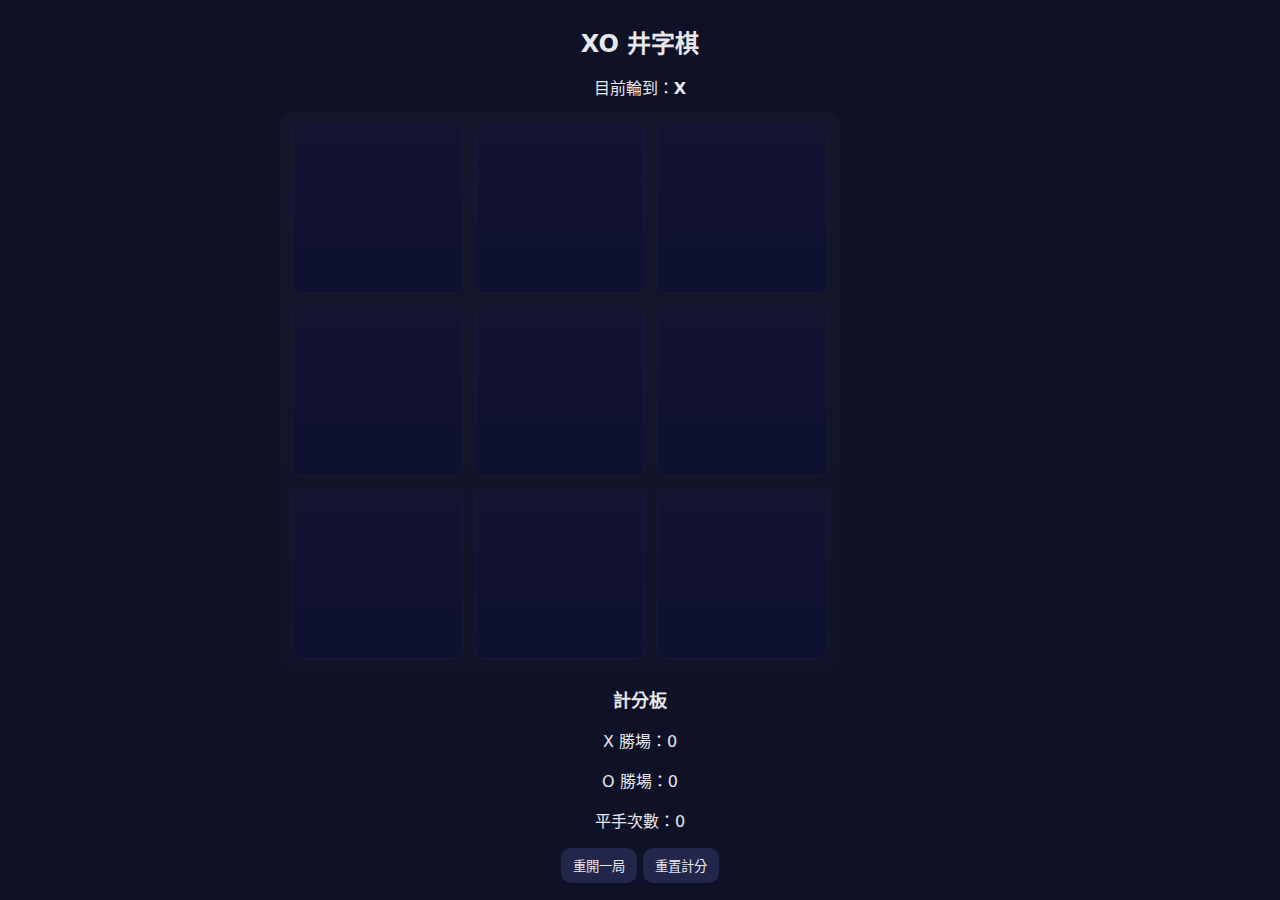
<file: 1132930-HW8.html>
<!DOCTYPE html>
<html lang="zh-TW">
    <head>
        <meta charset="utf-8" />
        <meta name="viewport" content="width=device-width, initial-scale=1" />
        <title>XO 井字棋 — 雙人對戰</title>
        <link rel="stylesheet" href="style.css">
    </head>
    <body>
        <main class="container">
            <h1>XO 井字棋</h1>
            <div class="status">
                <span>目前輪到：<strong id="turn">X</strong></span>
                <span id="state"></span>
            </div>
            <section id="board" class="board" aria-label="井字棋棋盤">
                <button class="cell" data-idx="0" ></button>
                <button class="cell" data-idx="1" ></button>
                <button class="cell" data-idx="2" ></button>
                <button class="cell" data-idx="3" ></button>
                <button class="cell" data-idx="4" ></button>
                <button class="cell" data-idx="5" ></button>
                <button class="cell" data-idx="6" ></button>
                <button class="cell" data-idx="7" ></button>
                <button class="cell" data-idx="8" ></button>
            </section>
            <!-- 計分板 -->
            <div class="scoreboard">
                <h2>計分板</h2>
                <p>X 勝場：<span id="score-x">0</span></p>
                <p>O 勝場：<span id="score-o">0</span></p>
                <p>平手次數：<span id="score-draw">0</span></p>
            </div>
                <!-- 控制按鈕 -->
                <div class="controls">
                <button id="reset">重開一局</button>
                <button id="reset-all">重置計分</button>
            </div>
        </main>
        <script src="script.js" defer></script>
     </body>
</html>
</file>
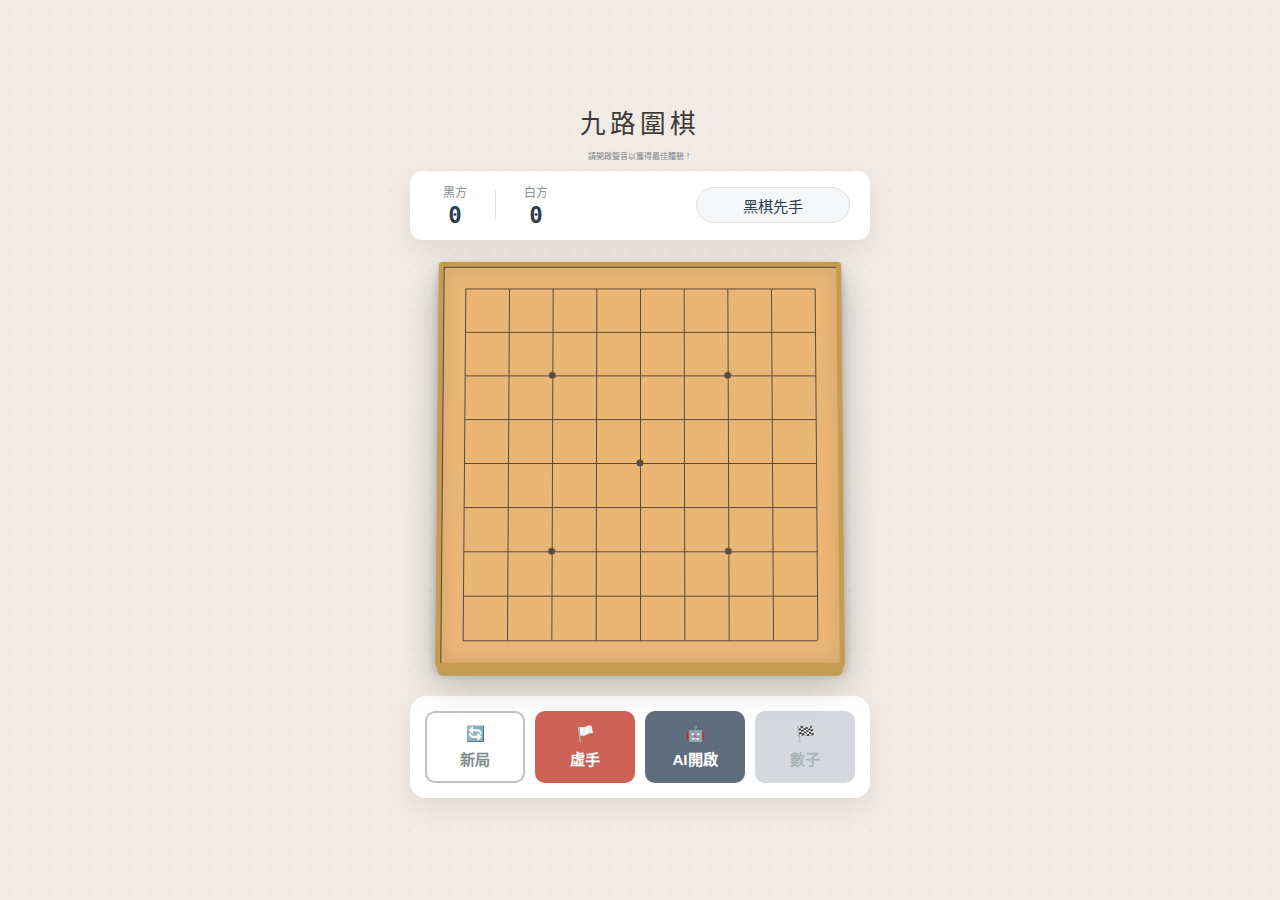
<file: 1132930FIN.html>
<!DOCTYPE html>
<html lang="zh-TW">
<head>
    <meta charset="UTF-8">
    <meta name="viewport" content="width=device-width, initial-scale=1.0, maximum-scale=1.0, user-scalable=no">
    <title>1132930 -FinalTerm</title>
    <style>
        :root {
            /* 配色系統：日式禪意 */
            --bg-color: #f0ebe5; /* 榻榻米米色 */
            --board-top: #eab676; /* 榧木色 */
            --board-side: #c59b50; /* 棋盤側面陰影 */
            --grid-line: #59493f; /* 深褐色線條 */
            --text-main: #2c3e50;
            --text-sub: #7f8c8d;
            
            --panel-bg: #ffffff;
            --shadow-soft: 0 10px 25px rgba(100, 90, 80, 0.1);
            --shadow-hard: 0 5px 15px rgba(0,0,0,0.2);

            --accent-primary: #5d6d7e; /* 沉穩藍灰 */
            --accent-success: #52be80; /* 竹綠 */
            --accent-warn: #cd6155;    /* 硃砂紅 */
            
            --cell-size: min(44px, 9.5vw); /* 棋格稍微加大 */
            --stone-size: calc(var(--cell-size) * 0.94);
        }

        body {
            font-family: "PingFang TC", "Noto Sans TC", "Microsoft JhengHei", sans-serif;
            background-color: var(--bg-color);
            background-image: radial-gradient(#e6e0d8 10%, transparent 10%); /* 隱約的背景紋理 */
            background-size: 20px 20px;
            display: flex;
            flex-direction: column;
            justify-content: center;
            align-items: center;
            min-height: 100vh;
            margin: 0;
            color: var(--text-main);
            overflow: hidden;
            -webkit-tap-highlight-color: transparent;
        }

        body.thinking { cursor: wait; }

        .game-container {
            display: flex;
            flex-direction: column;
            align-items: center;
            gap: 20px;
            width: 100%;
            max-width: 480px;
            padding: 10px;
            box-sizing: border-box;
        }

        /* --- 頭部與狀態區 --- */
        header { 
            text-align: center; 
            width: 100%; 
            display: flex;
            flex-direction: column;
            align-items: center;
            gap: 10px;
        }

        h1 { 
            margin: 0; 
            font-size: 1.6rem; 
            font-weight: 500; 
            letter-spacing: 4px; 
            color: #3e3a36;
            font-family: "Kaiti TC", "楷體", serif; /* 嘗試使用楷體增添風味 */
        }

        .info-card {
            background: var(--panel-bg);
            padding: 12px 20px;
            border-radius: 12px;
            box-shadow: var(--shadow-soft);
            display: flex;
            justify-content: space-between;
            align-items: center;
            width: 100%;
            box-sizing: border-box;
        }

        .score-group {
            display: flex;
            align-items: center;
            gap: 15px;
        }

        .player-score {
            display: flex;
            flex-direction: column;
            align-items: center;
            min-width: 50px;
        }
        .score-label { font-size: 0.75rem; color: var(--text-sub); margin-bottom: 2px;}
        .score-num { font-size: 1.4rem; font-weight: 700; font-family: monospace; color: var(--text-main); }
        
        .status-badge {
            background: #f4f6f7;
            padding: 6px 16px;
            border-radius: 20px;
            font-size: 0.95rem;
            color: var(--text-main);
            font-weight: 500;
            border: 1px solid #e0e0e0;
            transition: all 0.3s;
            text-align: center;
            min-width: 120px;
        }
        .status-badge.calculating {
            background: #e8f8f5; color: #16a085; border-color: #16a085;
            animation: pulse-green 1.5s infinite;
        }

        /* --- 棋盤區 --- */
        .board-container {
            position: relative;
            padding: 5px; /* 邊框 */
            background: var(--board-side);
            border-radius: 4px;
            /* 3D 效果 */
            box-shadow: 
                0 15px 35px rgba(0,0,0,0.25), /* 遠陰影 */
                0 5px 10px rgba(0,0,0,0.2);   /* 近陰影 */
            transform: perspective(800px) rotateX(2deg); /* 微微傾斜增加立體感 */
            margin-bottom: 10px;
        }

        #board {
            display: grid;
            grid-template-columns: repeat(9, var(--cell-size));
            grid-template-rows: repeat(9, var(--cell-size));
            background-color: var(--board-top);
            /* 繪製木紋與格線 */
            background-image: 
                linear-gradient(var(--grid-line) 1px, transparent 1px),
                linear-gradient(90deg, var(--grid-line) 1px, transparent 1px);
            position: relative;
            cursor: pointer;
            box-shadow: inset 0 0 20px rgba(0,0,0,0.1); /* 內部暗角 */
        }

        /* 棋盤邊緣加強 */
        .board-container::after {
            content: ''; position: absolute; bottom: -8px; left: 2px; right: 2px; height: 8px;
            background: var(--board-side);
            border-bottom-left-radius: 6px;
            border-bottom-right-radius: 6px;
            z-index: -1;
        }

        .cell { position: relative; width: var(--cell-size); height: var(--cell-size); }
        
        /* 修正格線對齊 (讓線在格子中間) */
        .cell::before { content: ''; position: absolute; top: 50%; left: 0; width: 100%; height: 1px; background: var(--grid-line); z-index: 0; }
        .cell::after { content: ''; position: absolute; top: 0; left: 50%; width: 1px; height: 100%; background: var(--grid-line); z-index: 0; }
        /* 邊界處理 */
        .cell[data-col="0"]::before { left: 50%; width: 50%; }
        .cell[data-col="8"]::before { width: 50%; }
        .cell[data-row="0"]::after { top: 50%; height: 50%; }
        .cell[data-row="8"]::after { height: 50%; }

        .star-point {
            position: absolute; width: 7px; height: 7px; background: var(--grid-line); border-radius: 50%;
            top: 50%; left: 50%; transform: translate(-50%, -50%); z-index: 1;
            box-shadow: 0 1px 1px rgba(255,255,255,0.3);
        }

        /* --- 棋子樣式 --- */
        .stone {
            width: var(--stone-size); height: var(--stone-size);
            border-radius: 50%; position: absolute;
            top: 50%; left: 50%; transform: translate(-50%, -50%);
            z-index: 2; pointer-events: none;
            transition: opacity 0.3s;
        }
        
        /* 黑子：啞光黑，帶一點點光澤 */
        .stone.black { 
            background: radial-gradient(circle at 30% 30%, #555 1%, #111 100%); 
            box-shadow: 1px 2px 4px rgba(0,0,0,0.5);
        }
        
        /* 白子：貝殼白，柔和 */
        .stone.white { 
            background: radial-gradient(circle at 35% 30%, #fff 10%, #e0e0e0 80%, #ccc 100%); 
            box-shadow: 1px 2px 4px rgba(0,0,0,0.4);
        }
        
        .stone.animate-place { animation: dropStone 0.15s ease-out; }
        
        .last-move::after {
            content: ''; position: absolute; width: 30%; height: 30%;
            background: var(--accent-warn); border-radius: 50%;
            top: 50%; left: 50%; transform: translate(-50%, -50%);
            box-shadow: 0 0 4px rgba(205, 97, 85, 0.5);
        }
        .white.last-move::after { background: #333; }

        /* 死子樣式 */
        .stone.marked-dead { opacity: 0.6; }
        .stone.marked-dead::after {
            content: '✕'; position: absolute; top: 50%; left: 50%;
            transform: translate(-50%, -50%);
            color: #c0392b; font-size: 1.6rem; font-weight: bold;
            text-shadow: 0 0 2px #fff;
        }

        /* 叫吃警告 */
        .stone.atari-warning::before {
            content: ''; position: absolute; top: -10%; left: -10%; right: -10%; bottom: -10%;
            border: 2px solid var(--accent-warn);
            border-radius: 50%;
            animation: pulse-red 0.8s infinite;
            z-index: 3;
        }

        /* --- 控制面板區 --- */
        .controls-card {
            background: var(--panel-bg);
            padding: 15px;
            border-radius: 16px;
            box-shadow: var(--shadow-soft);
            width: 100%;
            box-sizing: border-box;
            display: grid;
            grid-template-columns: repeat(4, 1fr);
            gap: 10px;
        }

        button {
            border: none;
            padding: 12px 5px;
            border-radius: 10px;
            cursor: pointer;
            font-size: 0.95rem;
            font-weight: 600;
            color: #fff;
            transition: transform 0.1s, filter 0.2s;
            display: flex;
            flex-direction: column;
            align-items: center;
            justify-content: center;
            gap: 4px;
            font-family: inherit;
        }
        
        button:active { transform: scale(0.96); }
        button:disabled { background: #d5d8dc !important; color: #aab7b8; cursor: not-allowed; opacity: 1; }

        .btn-normal { background: var(--accent-primary); }
        .btn-warn { background: var(--accent-warn); }
        .btn-success { background: var(--accent-success); }
        .btn-outline { background: transparent; border: 2px solid #bdc3c7; color: #7f8c8d; }

        /* 領地標記 */
        .territory-mark { 
            width: 12px; height: 12px; 
            position: absolute; top: 50%; left: 50%; 
            transform: translate(-50%, -50%); 
            pointer-events: none; 
            border-radius: 2px;
            transform: translate(-50%, -50%) rotate(45deg); /* 菱形 */
        }
        .t-black { background: #333; }
        .t-white { background: #f0f0f0; border: 1px solid #ccc; }

        /* 模式切換顯示 */
        #game-controls, #scoring-controls { display: contents; }

        @keyframes dropStone { 0% { transform: translate(-50%, -50%) scale(1.4); opacity: 0; } 100% { transform: translate(-50%, -50%) scale(1); opacity: 1; } }
        @keyframes pulse-red { 0% { transform: scale(1); opacity: 1; } 50% { transform: scale(1.2); opacity: 0.6; } 100% { transform: scale(1); opacity: 1; } }
        @keyframes pulse-green { 0% { opacity: 1; } 50% { opacity: 0.6; } 100% { opacity: 1; } }

    </style>
</head>
<body>

<div class="game-container">
    <header>
        <h1>九路圍棋</h1>
        <span style="font-size:0.5em; opacity:0.6">請開啟聲音以獲得最佳體驗！</span>
        <div class="info-card">
            <div class="score-group">
                <div class="player-score">
                    <span class="score-label">黑方</span>
                    <span class="score-num" id="blackCount">0</span>
                </div>
                <div style="width:1px; height:30px; background:#e0e0e0;"></div>
                <div class="player-score">
                    <span class="score-label">白方</span>
                    <span class="score-num" id="whiteCount">0</span>
                </div>
            </div>
            <div class="status-badge" id="status">黑棋先手</div>
        </div>
    </header>
    
    <div class="board-container">
        <div id="board"></div>
    </div>

    <div class="controls-card">
        <div id="game-controls">
            <button class="btn-outline" onclick="game.reset()">
                <span>🔄</span> 新局
            </button>
            <button class="btn-warn" onclick="game.pass()">
                <span>🏳️</span> 虛手
            </button>
            <button class="btn-normal" onclick="game.toggleAI()" id="aiBtn" style="grid-column: span 1;">
                <span>🤖</span> AI開啟
            </button>
            <button class="btn-normal" onclick="game.enterScoringMode()" id="calcBtn" disabled>
                <span>🏁</span> 數子
            </button>
        </div>

        <div id="scoring-controls" style="display:none;">
            <button class="btn-outline" onclick="game.reset()" style="grid-column: span 1;">
                <span>❌</span> 放棄
            </button>
            <button class="btn-success" onclick="game.finishScoring()" style="grid-column: span 3;">
                <span>✅</span> 確認結算結果
            </button>
        </div>
    </div>
</div>

<script>
/** * 音效引擎 
 */
const AudioEngine = {
    ctx: null,
    init() { if(!this.ctx) this.ctx = new (window.AudioContext||window.webkitAudioContext)(); if(this.ctx.state==='suspended') this.ctx.resume(); },
    play(freq, type='sine', decay=0.15, vol=0.3) {
        this.init(); if(!this.ctx) return;
        const t = this.ctx.currentTime;
        const osc = this.ctx.createOscillator();
        const gain = this.ctx.createGain();
        osc.frequency.setValueAtTime(freq, t);
        osc.type = type;
        gain.gain.setValueAtTime(vol, t);
        gain.gain.exponentialRampToValueAtTime(0.01, t+decay);
        osc.connect(gain); gain.connect(this.ctx.destination);
        osc.start(t); osc.stop(t+decay);
    },
    playStone() { this.play(300, 'sine', 0.1, 0.4); }, // 較低沉的落子聲
    playCapture() { this.play(1200, 'triangle', 0.2); setTimeout(()=>this.play(1800,'triangle',0.2), 50); },
    playAtari() { 
        this.play(800, 'sawtooth', 0.1, 0.15); 
        setTimeout(()=>this.play(800, 'sawtooth', 0.1, 0.15), 150); 
    }
};

/**
 * 強化版 AI 引擎 (Tactical Check + Heavy Playout MCTS)
 */
const SmartBot = {
    getBestMove(game, color) {
        const tacticalMove = this.findTacticalMove(game, color);
        if (tacticalMove) return tacticalMove;

        const validMoves = this.getValidMoves(game, color);
        if(validMoves.length === 0) return null;

        if (game.moveHistory.length < 6) {
            const stars = [{r:4,c:4}, {r:2,c:2}, {r:2,c:6}, {r:6,c:2}, {r:6,c:6}];
            const availableStars = stars.filter(p => game.board[p.r][p.c] === 0);
            if(availableStars.length > 0) return availableStars[Math.floor(Math.random()*availableStars.length)];
        }

        let bestMove = null;
        let bestScore = -Infinity;
        
        validMoves.sort((a,b) => this.distToStone(game, b) - this.distToStone(game, a)); 
        const candidates = validMoves.slice(0, 15); 

        const startTime = Date.now();
        
        for (const move of candidates) {
            let score = 0;
            const simulations = 50; 
            
            for (let i = 0; i < simulations; i++) {
                if (this.simulateGame(game, move, color)) score++;
            }
            
            const heuristic = this.evaluatePosition(game, move.r, move.c, color);
            const totalScore = (score / simulations) * 10 + heuristic;

            if (totalScore > bestScore) {
                bestScore = totalScore;
                bestMove = move;
            }
            if (Date.now() - startTime > 500) break;
        }
        return bestMove;
    },

    distToStone(game, move) {
        let score = 0;
        [[0,1],[0,-1],[1,0],[-1,0]].forEach(d => {
            const nr=move.r+d[0], nc=move.c+d[1];
            if(nr>=0&&nr<9&&nc>=0&&nc<9 && game.board[nr][nc]!==0) score += 5;
        });
        return score + Math.random(); 
    },

    findTacticalMove(game, color) {
        const opp = -color;
        const moves = this.getValidMoves(game, color);
        for(let m of moves) {
            let captures = false;
            game.getNeighbors(m.r, m.c).forEach(n => {
                if(game.board[n.r][n.c] === opp) {
                    if(game.countLiberties(game.getGroup(n.r, n.c)) === 1) captures = true;
                }
            });
            if(captures) return m;
        }
        return null;
    },

    getValidMoves(game, color) {
        const moves = [];
        for(let r=0; r<game.size; r++) {
            for(let c=0; c<game.size; c++) {
                if(game.isValidMove(r, c, color) && !this.isSelfEye(game, r, c, color)) {
                    moves.push({r, c});
                }
            }
        }
        return moves;
    },

    isSelfEye(game, r, c, color) {
        const neighbors = game.getNeighbors(r, c);
        if(neighbors.length === 0) return false;
        for(let n of neighbors) {
            if(game.board[n.r][n.c] !== color) return false;
        }
        let diagCnt = 0;
        const diags = [[-1,-1],[-1,1],[1,-1],[1,1]];
        diags.forEach(d => {
            const dr = r+d[0], dc = c+d[1];
            if(dr<0||dr>=9||dc<0||dc>=9 || game.board[dr][dc] === color) diagCnt++;
        });
        return diagCnt >= 3;
    },

    evaluatePosition(game, r, c, color) {
        let score = 0;
        const opp = -color;
        game.getNeighbors(r, c).forEach(n => {
            if(game.board[n.r][n.c] === opp) score += 0.5;
            if(game.board[n.r][n.c] === color) score += 0.2; 
        });
        return score;
    },

    simulateGame(originalGame, firstMove, myColor) {
        const size = originalGame.size;
        const board = originalGame.board.map(r => [...r]);
        let turn = myColor;
        board[firstMove.r][firstMove.c] = turn;
        turn = -turn;

        let passes = 0;
        for(let i=0; i<60; i++) {
            let candidates = [];
            let randomSpaces = [];
            
            for(let r=0; r<size; r++) {
                for(let c=0; c<size; c++) {
                    if(board[r][c] === 0) {
                        let hasNeighbor = false;
                        if(r>0 && board[r-1][c]!==0) hasNeighbor=true;
                        else if(r<size-1 && board[r+1][c]!==0) hasNeighbor=true;
                        else if(c>0 && board[r][c-1]!==0) hasNeighbor=true;
                        else if(c<size-1 && board[r][c+1]!==0) hasNeighbor=true;
                        
                        if(hasNeighbor) candidates.push({r,c});
                        else randomSpaces.push({r,c});
                    }
                }
            }

            let moveList = (candidates.length > 0 && Math.random() < 0.8) ? candidates : randomSpaces;
            if (moveList.length === 0) moveList = (candidates.length > 0) ? candidates : []; 

            let moved = false;
            if (moveList.length > 0) {
                for(let k=0; k<5; k++) {
                    const idx = Math.floor(Math.random() * moveList.length);
                    const m = moveList[idx];
                    if(this.fastCheckValid(board, m.r, m.c, turn, size)) {
                        board[m.r][m.c] = turn;
                        turn = -turn;
                        moved = true;
                        passes = 0;
                        break;
                    }
                }
            }

            if(!moved) {
                passes++;
                turn = -turn;
                if(passes >= 2) break;
            }
        }

        let score = 0;
        for(let r=0; r<size; r++) for(let c=0; c<size; c++) {
            if(board[r][c] === myColor) score++;
            else if(board[r][c] === -myColor) score--;
        }
        return score > 0;
    },

    fastCheckValid(board, r, c, color, size) {
        const opp = -color;
        const neighbors = [];
        if(r>0) neighbors.push({r:r-1,c:c});
        if(r<size-1) neighbors.push({r:r+1,c:c});
        if(c>0) neighbors.push({r:r,c:c-1});
        if(c<size-1) neighbors.push({r:r,c:c+1});

        let hasLiberty = false;
        let captures = false;

        for(let n of neighbors) {
            const val = board[n.r][n.c];
            if(val === 0) hasLiberty = true;
            else if(val === opp) captures = true; 
        }
        if(!hasLiberty && !captures) return false;
        return true;
    },

    predictDeadStones(game) {
        const size = game.size;
        const iterations = 200; 
        const ownership = Array(size).fill().map(() => Array(size).fill(0));
        
        for(let i=0; i<iterations; i++) {
            const board = game.board.map(r => [...r]);
            let turn = game.currentPlayer;
            let passes = 0;
            for(let step=0; step<80; step++) {
                let r=Math.floor(Math.random()*9), c=Math.floor(Math.random()*9);
                if(board[r][c]==0 && this.fastCheckValid(board,r,c,turn,size)) {
                    board[r][c] = turn; turn = -turn; passes=0;
                } else { passes++; turn=-turn; if(passes>=2) break; }
            }
            const terr = this.computeTerritoryOwner(board, size);
            for(let r=0; r<size; r++) for(let c=0; c<size; c++) ownership[r][c] += terr[r][c];
        }

        const deadStones = new Set();
        for(let r=0; r<size; r++) {
            for(let c=0; c<size; c++) {
                const actual = game.board[r][c];
                if(actual === 0) continue;
                const avg = ownership[r][c] / iterations;
                if (actual === 1 && avg < -0.3) deadStones.add(`${r},${c}`);
                else if (actual === -1 && avg > 0.3) deadStones.add(`${r},${c}`);
            }
        }
        return deadStones;
    },

    computeTerritoryOwner(board, size) {
        const res = Array(size).fill().map(() => Array(size).fill(0));
        const visited = new Set();
        for(let r=0; r<size; r++) {
            for(let c=0; c<size; c++) {
                if(board[r][c]!==0) res[r][c] = board[r][c];
                else if(!visited.has(`${r},${c}`)) {
                    const stack = [{r,c}];
                    const group = [];
                    let touchB=false, touchW=false;
                    while(stack.length) {
                        const cur = stack.pop();
                        const k=`${cur.r},${cur.c}`;
                        if(visited.has(k)) continue;
                        visited.add(k);
                        group.push(cur);
                        
                        [[0,1],[0,-1],[1,0],[-1,0]].forEach(d=>{
                            const nr=cur.r+d[0], nc=cur.c+d[1];
                            if(nr>=0&&nr<size&&nc>=0&&nc<size) {
                                if(board[nr][nc]===1) touchB=true;
                                else if(board[nr][nc]===-1) touchW=true;
                                else if(!visited.has(`${nr},${nc}`)) stack.push({r:nr, c:nc});
                            }
                        });
                    }
                    let owner=0; if(touchB&&!touchW) owner=1; if(!touchB&&touchW) owner=-1;
                    group.forEach(p=>res[p.r][p.c]=owner);
                }
            }
        }
        return res;
    }
};

class GoGame {
    constructor(size = 9) {
        this.size = size;
        this.boardElement = document.getElementById('board');
        this.statusElement = document.getElementById('status');
        this.moveHistory = [];
        this.reset();
    }

    reset() {
        this.board = Array(this.size).fill().map(() => Array(this.size).fill(0));
        this.deadStones = new Set();
        this.currentPlayer = 1; 
        this.koPoint = null;
        this.passes = 0;
        this.gamePhase = 'PLAYING';
        this.aiEnabled = true;
        this.isProcessing = false;
        this.moveHistory = [];
        
        document.body.classList.remove('thinking');
        document.getElementById('game-controls').style.display = 'contents';
        document.getElementById('scoring-controls').style.display = 'none';
        
        this.renderBoard();
        this.updateLiveCounts();
        this.updateStatus(`黑棋先手`);
        this.statusElement.classList.remove('calculating');
        document.getElementById('calcBtn').disabled = true;
        document.getElementById('aiBtn').innerHTML = `<span>🤖</span> AI開啟`;
        
        document.querySelectorAll('.stone').forEach(s => {
            s.classList.remove('marked-dead', 'atari-warning');
        });
        document.querySelectorAll('.territory-mark').forEach(el => el.remove());
    }

    renderBoard() {
        this.boardElement.innerHTML = '';
        for (let r = 0; r < this.size; r++) {
            for (let c = 0; c < this.size; c++) {
                const cell = document.createElement('div');
                cell.className = 'cell';
                cell.dataset.row = r;
                cell.dataset.col = c;
                if ((r === 4 && c === 4) || ((r === 2 || r === 6) && (c === 2 || c === 6))) {
                    const star = document.createElement('div');
                    star.className = 'star-point';
                    cell.appendChild(star);
                }
                cell.addEventListener('click', () => this.handleCellClick(r, c));
                this.boardElement.appendChild(cell);
            }
        }
    }

    updateLiveCounts() {
        if(this.gamePhase !== 'PLAYING') return;
        let b = 0, w = 0;
        for(let r=0; r<this.size; r++) for(let c=0; c<this.size; c++) {
            if(this.board[r][c]===1) b++; else if(this.board[r][c]===-1) w++;
        }
        document.getElementById('blackCount').innerText = b;
        document.getElementById('whiteCount').innerText = w;
    }

    handleCellClick(r, c) {
        if (this.gamePhase === 'PLAYING') {
            this.handlePlayClick(r, c);
        } else if (this.gamePhase === 'SCORING') {
            this.toggleDeadStone(r, c);
        }
    }

    handlePlayClick(r, c) {
        if (this.currentPlayer !== 1 || this.isProcessing) return;
        AudioEngine.init();
        if (this.isValidMove(r, c, 1)) {
            this.executeMove(r, c).then(() => {
                if (this.aiEnabled && this.gamePhase === 'PLAYING') this.triggerAI();
            });
        }
    }

    triggerAI() {
        this.isProcessing = true;
        document.body.classList.add('thinking');
        this.updateStatus("AI 思考中...");
        setTimeout(() => {
            try {
                const move = SmartBot.getBestMove(this, -1);
                if (move) this.executeMove(move.r, move.c).then(() => this.finishAITurn());
                else { this.pass(); this.finishAITurn(); }
            } catch (e) { console.error(e); this.pass(); this.finishAITurn(); }
        }, 100);
    }
    finishAITurn() { this.isProcessing = false; document.body.classList.remove('thinking'); }

    async executeMove(r, c) {
        const player = this.currentPlayer;
        this.board[r][c] = player;
        this.moveHistory.push({r, c, color: player});
        const captured = [];
        this.getNeighbors(r, c).forEach(n => {
            if (this.board[n.r][n.c] === -player) {
                const g = this.getGroup(n.r, n.c);
                if (this.countLiberties(g) === 0) captured.push(...g);
            }
        });
        captured.forEach(s => this.board[s.r][s.c] = 0);
        
        const myGroup = this.getGroup(r, c);
        if (captured.length === 1 && myGroup.length === 1 && this.countLiberties(myGroup) === 1) {
            this.koPoint = captured[0];
        } else {
            this.koPoint = null;
        }

        await this.updateView({r, c, player}, captured);
        this.checkAtari(); 
        this.updateLiveCounts();

        this.passes = 0;
        this.currentPlayer *= -1;
        this.updateStatus(this.currentPlayer === 1 ? "黑棋思考中..." : "白棋思考中...");
    }

    checkAtari() {
        document.querySelectorAll('.atari-warning').forEach(el => el.classList.remove('atari-warning'));
        let atariDetected = false;
        const checkedGroups = new Set();
        
        for(let r=0; r<this.size; r++) {
            for(let c=0; c<this.size; c++) {
                if(this.board[r][c] !== 0 && !checkedGroups.has(`${r},${c}`)) {
                    const group = this.getGroup(r, c);
                    group.forEach(s => checkedGroups.add(`${s.r},${s.c}`));
                    if(this.countLiberties(group) === 1) {
                        atariDetected = true;
                        group.forEach(s => {
                            const el = document.querySelector(`.cell[data-row="${s.r}"][data-col="${s.c}"] .stone`);
                            if(el) el.classList.add('atari-warning');
                        });
                    }
                }
            }
        }
        if(atariDetected) AudioEngine.playAtari();
    }

    pass() {
        if (this.gamePhase !== 'PLAYING') return;
        this.passes++;
        document.querySelectorAll('.last-move').forEach(el => el.classList.remove('last-move'));
        this.updateStatus(`${this.currentPlayer===1?'黑棋':'白棋'} 虛手`);
        if (this.passes >= 2) this.enterScoringMode();
        else {
            this.currentPlayer *= -1;
            this.koPoint = null;
            if (this.aiEnabled && this.currentPlayer === -1) this.triggerAI();
        }
    }

    enterScoringMode() {
        this.gamePhase = 'SCORING';
        this.statusElement.classList.add('calculating');
        this.updateStatus("AI 標記死子中...");
        
        document.getElementById('game-controls').style.display = 'none';
        document.getElementById('scoring-controls').style.display = 'contents';
        
        document.querySelectorAll('.atari-warning').forEach(el => el.classList.remove('atari-warning'));

        setTimeout(() => {
            const autoDead = SmartBot.predictDeadStones(this);
            this.deadStones = autoDead;
            
            this.deadStones.forEach(key => {
                const [r, c] = key.split(',').map(Number);
                const cell = document.querySelector(`.cell[data-row="${r}"][data-col="${c}"] .stone`);
                if(cell) cell.classList.add('marked-dead');
            });

            this.statusElement.classList.remove('calculating');
            this.updateStatus("請點選棋子修正死活");
            this.calculateAndRenderScore();
        }, 100);
    }

    toggleDeadStone(r, c) {
        if (this.board[r][c] === 0) return;
        const group = this.getGroup(r, c);
        let isCurrentlyDead = false;
        for(let s of group) {
            if(this.deadStones.has(`${s.r},${s.c}`)) { isCurrentlyDead = true; break; }
        }

        group.forEach(s => {
            const k = `${s.r},${s.c}`;
            const el = document.querySelector(`.cell[data-row="${s.r}"][data-col="${s.c}"] .stone`);
            if (isCurrentlyDead) {
                this.deadStones.delete(k); 
                if(el) el.classList.remove('marked-dead');
            } else {
                this.deadStones.add(k); 
                if(el) el.classList.add('marked-dead');
            }
        });
        this.calculateAndRenderScore();
    }

    calculateAndRenderScore() {
        document.querySelectorAll('.territory-mark').forEach(el => el.remove());
        let blackScore = 0, whiteScore = 0;
        const checked = new Set();

        for(let r=0; r<this.size; r++) {
            for(let c=0; c<this.size; c++) {
                const val = this.board[r][c];
                const isDead = this.deadStones.has(`${r},${c}`);
                
                if (val !== 0 && !isDead) {
                    if (val === 1) blackScore++; else whiteScore++;
                } 
                else {
                    if (checked.has(`${r},${c}`)) continue;
                    const region = this.getRegion(r, c);
                    region.points.forEach(p => checked.add(`${p.r},${p.c}`));
                    
                    if (region.owner !== 0) {
                        const scoreAdd = region.points.length;
                        if(region.owner === 1) blackScore += scoreAdd;
                        else whiteScore += scoreAdd;

                        region.points.forEach(p => {
                            const cell = document.querySelector(`.cell[data-row="${p.r}"][data-col="${p.c}"]`);
                            if (!cell.querySelector('.territory-mark')) {
                                const mk = document.createElement('div');
                                mk.className = `territory-mark ${region.owner===1?'t-black':'t-white'}`;
                                cell.appendChild(mk);
                            }
                        });
                    }
                }
            }
        }
        document.getElementById('blackCount').innerText = blackScore;
        document.getElementById('whiteCount').innerText = whiteScore;
        return { b: blackScore, w: whiteScore };
    }

    finishScoring() {
        const res = this.calculateAndRenderScore();
        let msg = "";
        if(res.b > res.w) msg = `黑棋勝！ (黑:${res.b} vs 白:${res.w})`;
        else if(res.w > res.b) msg = `白棋勝！ (黑:${res.b} vs 白:${res.w})`;
        else msg = `和局！ (雙方:${res.b})`;
        
        setTimeout(() => {
            alert(msg);
            this.reset();
        }, 100);
    }

    isValidMove(r, c, player) {
        if (this.board[r][c] !== 0) return false;
        if (this.koPoint && this.koPoint.r === r && this.koPoint.c === c) return false;
        const original = this.board[r][c];
        this.board[r][c] = player;
        const opp = -player;
        let captures = 0;
        this.getNeighbors(r, c).forEach(n => {
            if (this.board[n.r][n.c] === opp && this.countLiberties(this.getGroup(n.r, n.c)) === 0) captures++;
        });
        const myLibs = this.countLiberties(this.getGroup(r, c));
        this.board[r][c] = original; 
        if (myLibs === 0 && captures === 0) return false;
        return true;
    }

    updateView(lastMove, captured) {
        return new Promise(resolve => {
            AudioEngine.playStone();
            const cell = document.querySelector(`.cell[data-row="${lastMove.r}"][data-col="${lastMove.c}"]`);
            const stone = document.createElement('div');
            stone.className = `stone ${lastMove.player === 1 ? 'black' : 'white'} animate-place last-move`;
            cell.appendChild(stone);
            document.querySelectorAll('.last-move').forEach(s => { if(s!==stone) s.classList.remove('last-move'); });
            if(captured.length > 0) {
                AudioEngine.playCapture();
                captured.forEach(s => {
                    const c = document.querySelector(`.cell[data-row="${s.r}"][data-col="${s.c}"] .stone`);
                    if(c) c.remove();
                });
            }
            requestAnimationFrame(() => setTimeout(resolve, 50));
        });
    }

    getRegion(startR, startC) {
        const points = [];
        const stack = [{r: startR, c: startC}];
        const visited = new Set();
        let touchBlack = false, touchWhite = false;
        while(stack.length) {
            const cur = stack.pop();
            const key = `${cur.r},${cur.c}`;
            if(visited.has(key)) continue;
            visited.add(key);
            points.push(cur);
            this.getNeighbors(cur.r, cur.c).forEach(n => {
                const val = this.board[n.r][n.c];
                const isDead = this.deadStones.has(`${n.r},${n.c}`);
                if (val !== 0 && !isDead) {
                    if (val === 1) touchBlack = true;
                    if (val === -1) touchWhite = true;
                } else if (!visited.has(`${n.r},${n.c}`)) {
                    stack.push(n);
                }
            });
        }
        let owner = 0;
        if (touchBlack && !touchWhite) owner = 1;
        if (!touchBlack && touchWhite) owner = -1;
        return { points, owner };
    }
    
    getNeighbors(r, c) { return [[0,1],[0,-1],[1,0],[-1,0]].map(d=>({r:r+d[0], c:c+d[1]})).filter(p=>p.r>=0&&p.r<this.size&&p.c>=0&&p.c<this.size); }
    getGroup(r, c) {
        const val = this.board[r][c];
        const group = [];
        const visited = new Set();
        const stack = [{r,c}];
        while(stack.length) {
            const cur = stack.pop();
            const key = `${cur.r},${cur.c}`;
            if(visited.has(key)) continue;
            visited.add(key);
            group.push(cur);
            this.getNeighbors(cur.r, cur.c).forEach(n=>{ if(this.board[n.r][n.c]===val) stack.push(n); });
        }
        return group;
    }
    countLiberties(group) {
        const libs = new Set();
        group.forEach(s => { this.getNeighbors(s.r, s.c).forEach(n => { if(this.board[n.r][n.c]===0) libs.add(`${n.r},${n.c}`); }); });
        return libs.size;
    }
    updateStatus(msg) { this.statusElement.innerText = msg; }
    toggleAI() { this.aiEnabled = !this.aiEnabled; document.getElementById('aiBtn').innerHTML = `<span>🤖</span> AI${this.aiEnabled?'開啟':'關閉'}`; }
}

const game = new GoGame();
</script>
</body>

</html>
</file>
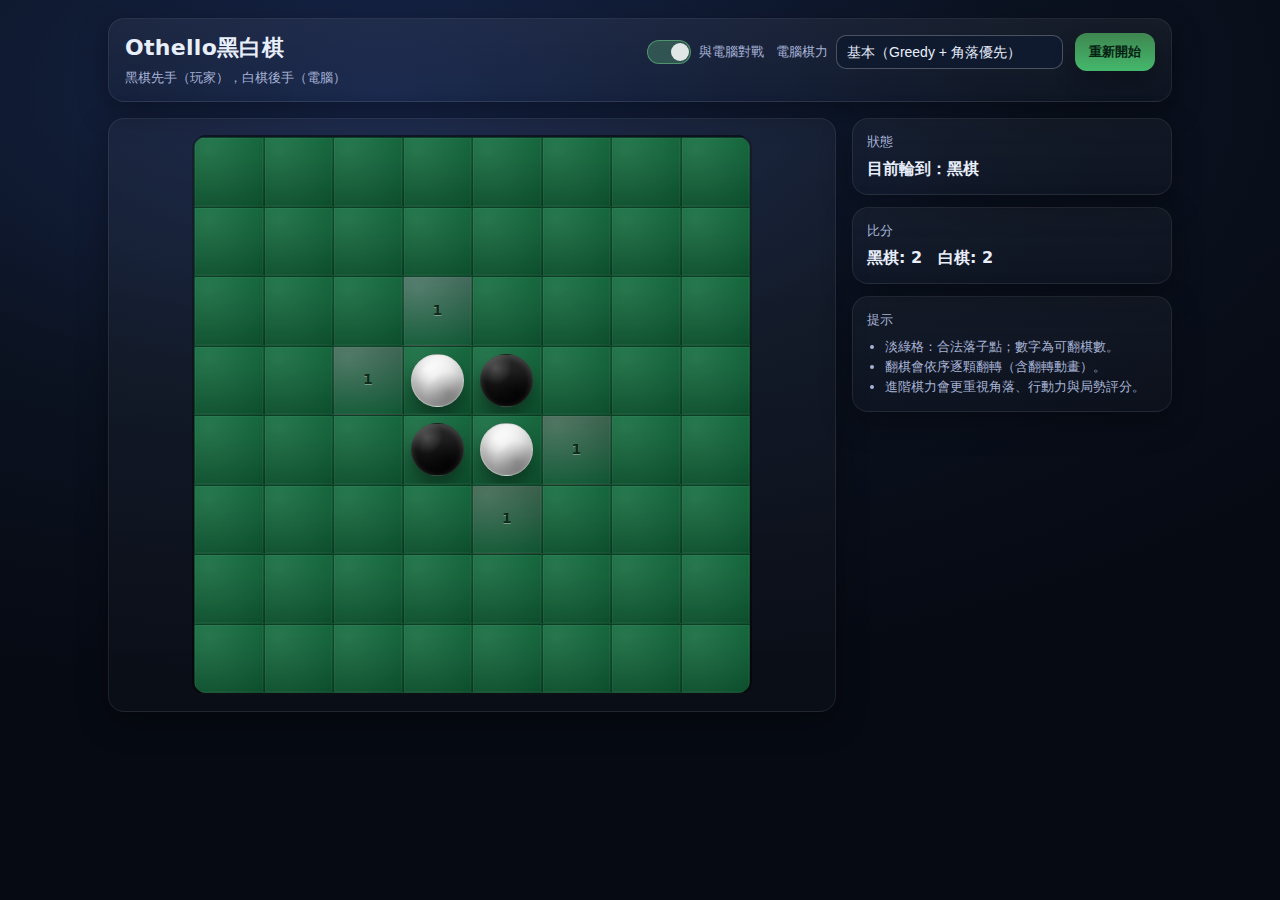
<file: index10.html>
<!DOCTYPE html>
<html lang="zh-Hant">
<head>
  <meta charset="UTF-8" />
  <meta name="viewport" content="width=device-width, initial-scale=1.0"/>
  <title>1132930-HW10</title>
  <link rel="stylesheet" href="style10.css" />
</head>
<body>
  <div class="app">
    <header class="topbar">
      <div class="title">
        <h1>Othello黑白棋</h1>
        <p class="subtitle">黑棋先手（玩家），白棋後手（電腦）</p>
      </div>

      <div class="controls">
        <div class="control">
          <label class="switch">
            <input id="vsComputer" type="checkbox" checked />
            <span class="slider"></span>
          </label>
          <span>與電腦對戰</span>
        </div>

        <div class="control">
          <label for="difficulty">電腦棋力</label>
          <select id="difficulty">
            <option value="basic" selected>基本（Greedy + 角落優先）</option>
            <option value="advanced">進階（Minimax + Heuristic）</option>
          </select>
        </div>

        <button id="btnRestart" class="btn">重新開始</button>
      </div>
    </header>

    <main class="main">
      <section class="board-wrap">
        <div class="panel">
          <div id="board" class="board" aria-label="othello-board"></div>
        </div>

        <div class="side">
          <div class="card">
            <div class="card-hd">狀態</div>
            <div id="status" class="status">目前輪到：黑棋</div>
          </div>

          <div class="card">
            <div class="card-hd">比分</div>
            <div id="score" class="score">黑棋: 2　白棋: 2</div>
          </div>

          <div class="card">
            <div class="card-hd">提示</div>
            <ul class="tips">
              <li>淡綠格：合法落子點；數字為可翻棋數。</li>
              <li>翻棋會依序逐顆翻轉（含翻轉動畫）。</li>
              <li>進階棋力會更重視角落、行動力與局勢評分。</li>
            </ul>
          </div>
        </div>
      </section>
    </main>

  </div>

  <script src="script10.js"></script>
</body>
</html>
</file>
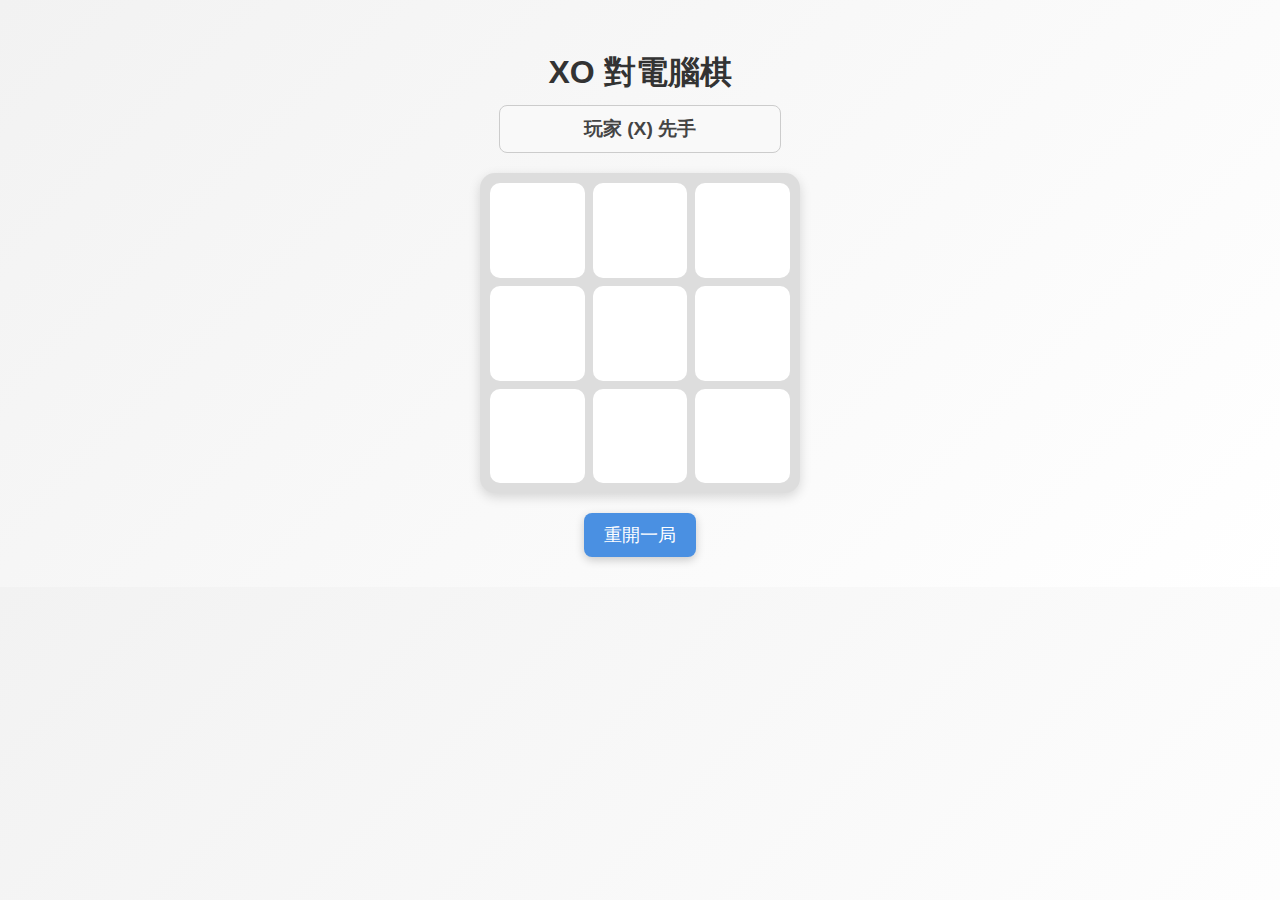
<file: index9.html>
<!DOCTYPE html>
<html lang="zh">
    <head>
        <meta charset="UTF-8">
        <title>1132930-HW09</title>
        <link rel="stylesheet" href="style9.css">
    </head>
    <body>
        <h1>XO 對電腦棋</h1>
        <div id="status">玩家 (X) 先手</div>
        <div id="board" class="board"></div>
        <div class="controls">
        <button onclick="resetGame()">重開一局</button>
        </div>
        <script src="script9.js"></script>
    </body>
</html>
</file>
<file: style.css>
scoreboard{ margin-top:16px; text-align:left; display:inline-block; }
.scoreboard h2{ margin-bottom:8px; font-size:18px; }
.controls{ margin-top:12px; }
button{ padding:8px 12px; border-radius:10px; border:0;
background:#21264a; color:var(--text); cursor:pointer; }
button:disabled{ opacity:.5; cursor:not-allowed; }

:root{
    --bg: #0f1226;
    --text: #e7e8ee;
    --x: #ff6b6b;
    --o: #4dd0e1;
    --win: #ffe066;
    }
    *{box-sizing:border-box}
    html,body{height:100%;}
    body{
     margin:0; font-family: 'Noto Sans TC', system-ui, -apple-system, sans-serif;
     background:var(--bg); color:var(--text); display:grid; place-items:center; padding:24px;
}

/* 再設計main的部分與h1 */
.container{ width: min(720px, 96%); text-align:center; }

h1{ margin:0 0 16px 0; font-size:24px; }

.status{ margin-bottom:12px; }
 /* 設計棋盤<section id="board" class="board" aria-label="井字棋棋盤"> */

.board{
display:grid; grid-template-columns: repeat(3, 1fr); gap:12px;
background: linear-gradient(180deg, rgba(255,255,255,0.02), rgba(255,255,255,0.01));
padding:12px; border-radius:14px; width:min(560px, 92%); aspect-ratio:1/1;
}

.cell{
    border-radius:10px; 
    background:linear-gradient(180deg,#121430,#0e1030); 
    border:1px solid rgba(255,255,255,0.03);
    font-size:48px; 
    font-weight:800display grid;
    place-items:center;
    cursor:pointer; 
    user-select:none; 
    -webkit-tap-highlight-color:transparent;
}

.cell.x{ color:var(--x); }
.cell.o{ color:var(--o); }
.cell.win{ background:var(--win); color:#000; }

.controls{ margin-top:12px; }
button{ padding:8px 12px; border-radius:10px; border:0; background:#21264a; color:var(--text);
cursor:pointer; }
button:disabled{ opacity:.5; cursor:not-allowed; }
</file>
<file: style10.css>
:root{
  --bg:#0b1220;
  --panel:#101a30;
  --text:#e8eefc;
  --muted:#a7b3d6;
  --board:#0f6a3b;
  --cell:#0f6a3b;
  --cell-dark:#0c5731;
  --hint:#76e28e;
  --grid:#0a3f25;

  --shadow: 0 10px 30px rgba(0,0,0,.35);
  --radius: 16px;

  --flip-ms: 220; /* 單顆翻轉動畫時間（ms） */
}

*{ box-sizing:border-box; }
html,body{ height:100%; }
body{
  margin:0;
  font-family: ui-sans-serif, system-ui, -apple-system, "Segoe UI", Roboto, "Noto Sans TC", Arial;
  background: radial-gradient(1200px 600px at 30% 10%, #16254a 0%, var(--bg) 55%, #060a13 100%);
  color:var(--text);
}

.app{
  max-width: 1100px;
  margin: 0 auto;
  padding: 18px 18px 28px;
}

.topbar{
  display:flex;
  justify-content: space-between;
  align-items: flex-start;
  gap: 16px;
  padding: 14px 16px;
  background: linear-gradient(180deg, rgba(255,255,255,.05), rgba(255,255,255,.02));
  border: 1px solid rgba(255,255,255,.08);
  border-radius: var(--radius);
  box-shadow: var(--shadow);
}

.title h1{
  margin:0;
  font-size: 22px;
  letter-spacing:.3px;
}
.subtitle{
  margin: 6px 0 0;
  color: var(--muted);
  font-size: 13px;
}

.controls{
  display:flex;
  gap: 12px;
  flex-wrap: wrap;
  justify-content: flex-end;
  align-items: center;
}

.control{
  display:flex;
  gap: 8px;
  align-items:center;
  color: var(--muted);
  font-size: 13px;
}
.control label{
  color: var(--muted);
}

select {
  background-color: #0f1a2f;   /* 深色背景 */
  color: #e8eefc;              /* 亮字 */
  border: 1px solid rgba(255,255,255,.25);
  border-radius: 10px;
  padding: 8px 36px 8px 10px;
  font-size: 14px;

  outline: none;
  appearance: none;            /* ⭐ 移除系統預設樣式 */
  -webkit-appearance: none;
  -moz-appearance: none;

  cursor: pointer;
}

select option {
  background-color: #0f1a2f;   /* 與 select 一致 */
  color: #e8eefc;              /* 白字 */
}

select:focus {
  border-color: rgba(118,226,142,.7);
  box-shadow: 0 0 0 2px rgba(118,226,142,.25);
}

select option:hover,
select option:checked {
  background-color: rgba(118,226,142,.35);
  color: #062213;
}


.btn{
  background: linear-gradient(180deg, rgba(65, 140, 82, 0.95), rgba(74,201,116,.9));
  color: #062213;
  border: none;
  padding: 10px 14px;
  border-radius: 12px;
  cursor:pointer;
  font-weight: 700;
  box-shadow: 0 10px 20px rgba(0,0,0,.25);
}
.btn:active{ transform: translateY(1px); }

.main{
  margin-top: 16px;
}

.board-wrap{
  display:grid;
  grid-template-columns: 1fr 320px;
  gap: 16px;
  align-items: start;
}

.panel{
  padding: 16px;
  background: linear-gradient(180deg, rgba(255,255,255,.04), rgba(255,255,255,.02));
  border: 1px solid rgba(255,255,255,.08);
  border-radius: var(--radius);
  box-shadow: var(--shadow);
}

.board{
  width: min(560px, 80vw);
  aspect-ratio: 1 / 1;
  margin: 0 auto;
  display: grid;
  grid-template-columns: repeat(8, 1fr);
  border-radius: 14px;
  overflow: hidden;
  border: 2px solid rgba(0,0,0,.35);
  background: linear-gradient(180deg, rgba(255,255,255,.05), rgba(0,0,0,.18));
}

.cell{
  position: relative;
  border: 1px solid rgba(0,0,0,.25);
  background: radial-gradient(120% 120% at 20% 15%, rgba(255,255,255,.10), rgba(0,0,0,.12)),
              linear-gradient(180deg, var(--cell), var(--cell-dark));
  cursor: pointer;
  user-select:none;
}

.cell::after{
  content:"";
  position:absolute;
  inset:0;
  box-shadow: inset 0 0 0 1px rgba(255,255,255,.04);
  pointer-events:none;
}

.cell.hint{
  background: radial-gradient(120% 120% at 20% 15%, rgba(255,255,255,.14), rgba(0,0,0,.10)),
              linear-gradient(180deg, rgba(118,226,142,.35), rgba(15,106,59,.85));
}

.hint-text{
  font-size: 14px;
  font-weight: 800;
  color: rgba(10,35,20,.95);
  text-shadow: 0 1px 0 rgba(255,255,255,.35);
  transform: translateY(-1px);
}

.disc{
  width: 78%;
  height: 78%;
  border-radius: 50%;
  transform-style: preserve-3d;
  position: relative;
  box-shadow:
    0 10px 16px rgba(0,0,0,.35),
    inset 0 2px 6px rgba(255,255,255,.18),
    inset 0 -10px 18px rgba(0,0,0,.35);
}

/* 立體黑棋：高光 + 暗部 */
.disc.black{
  background:
    radial-gradient(60% 60% at 28% 25%, rgba(255,255,255,.22), rgba(255,255,255,0) 55%),
    radial-gradient(70% 70% at 70% 75%, rgba(0,0,0,.55), rgba(0,0,0,0) 60%),
    linear-gradient(180deg, #2a2a2a, #050505);
  border: 1px solid rgba(255,255,255,.10);
}

/* 立體白棋：高光 + 邊緣陰影 */
.disc.white{
  background:
    radial-gradient(60% 60% at 28% 25%, rgba(255,255,255,.92), rgba(255,255,255,0) 58%),
    radial-gradient(70% 70% at 70% 75%, rgba(0,0,0,.22), rgba(0,0,0,0) 60%),
    linear-gradient(180deg, #ffffff, #cfcfcf);
  border: 1px solid rgba(0,0,0,.14);
}

.disc::before{
  content:"";
  position:absolute;
  inset: 10% 12%;
  border-radius: 50%;
  filter: blur(0.2px);
  opacity: .35;
  pointer-events:none;
}

/* 翻轉動畫：3D 翻牌 */
.disc.flipping{
  animation: flipY calc(var(--flip-ms) * 1ms) ease-in-out;
}

@keyframes flipY{
  0%   { transform: rotateY(0deg) scale(1); }
  49%  { transform: rotateY(89deg) scale(1.02); }
  51%  { transform: rotateY(91deg) scale(1.02); }
  100% { transform: rotateY(180deg) scale(1); }
}

/* 新落子的小彈跳 */
.disc.pop{
  animation: popIn 160ms ease-out;
}
@keyframes popIn{
  0%{ transform: scale(.6); opacity:.6; }
  100%{ transform: scale(1); opacity:1; }
}

/* 右側資訊卡 */
.side{
  display:flex;
  flex-direction:column;
  gap: 12px;
}
.card{
  padding: 14px 14px;
  background: linear-gradient(180deg, rgba(255,255,255,.04), rgba(255,255,255,.02));
  border: 1px solid rgba(255,255,255,.08);
  border-radius: var(--radius);
  box-shadow: var(--shadow);
}
.card-hd{
  font-size: 13px;
  color: var(--muted);
  margin-bottom: 8px;
}
.status{
  font-size: 16px;
  font-weight: 800;
}
.score{
  font-size: 16px;
  font-weight: 800;
}
.tips{
  margin:0;
  padding-left: 18px;
  color: var(--muted);
  font-size: 13px;
  line-height: 1.55;
}

.footer{
  margin-top: 16px;
  text-align:center;
  color: rgba(255,255,255,.35);
}

/* Switch */
.switch{
  position: relative;
  display: inline-block;
  width: 44px;
  height: 24px;
}
.switch input{ display:none; }
.slider{
  position:absolute; inset:0;
  background: rgba(255,255,255,.12);
  border: 1px solid rgba(255,255,255,.18);
  border-radius: 999px;
  cursor:pointer;
}
.slider::before{
  content:"";
  position:absolute;
  height: 18px;
  width: 18px;
  left: 3px;
  top: 2px;
  background: rgba(255,255,255,.85);
  border-radius: 50%;
  transition: transform .18s ease;
}
.switch input:checked + .slider{
  background: rgba(118,226,142,.25);
  border-color: rgba(118,226,142,.45);
}
.switch input:checked + .slider::before{
  transform: translateX(20px);
}

@media (max-width: 980px){
  .board-wrap{ grid-template-columns: 1fr; }
  .board{ width: min(560px, 92vw); }
}

.cell {
  position: relative;
  width: 100%;
  height: 100%;
  aspect-ratio: 1 / 1;   /* ⭐ 關鍵 */
  overflow: hidden;

  border: 1px solid rgba(0,0,0,.25);
  background: radial-gradient(120% 120% at 20% 15%, rgba(255,255,255,.10), rgba(0,0,0,.12)),
              linear-gradient(180deg, var(--cell), var(--cell-dark));

  cursor: pointer;
  user-select: none;
}
.disc {
  position: absolute;   /* ⭐ 關鍵 */
  inset: 11%;           /* 取代 width/height 78% */
  border-radius: 50%;

  transform-style: preserve-3d;
  box-shadow:
    0 10px 16px rgba(0,0,0,.35),
    inset 0 2px 6px rgba(255,255,255,.18),
    inset 0 -10px 18px rgba(0,0,0,.35);
}
.hint-text {
  position: absolute;     /* ⭐ 關鍵 */
  inset: 0;

  display: flex;
  align-items: center;
  justify-content: center;

  font-size: 14px;
  font-weight: 800;
  color: rgba(10,35,20,.95);
  text-shadow: 0 1px 0 rgba(255,255,255,.35);

  pointer-events: none;
}
</file>
<file: style9.css>
/* ===== 全局設定 ===== */
body {
    font-family: "Microsoft JhengHei", sans-serif;
    text-align: center;
    background: linear-gradient(135deg, #f2f2f2, #ffffff);
    margin: 0;
    padding: 30px 0;
}

h1 {
    color: #333;
    margin-bottom: 10px;
    font-size: 2rem;
}

/* 狀態訊息 */
#status {
    font-size: 1.2rem;
    font-weight: bold;
    color: #444;
    background-color: #f9f9f9;
    width: 260px;
    margin: 0 auto 20px auto;
    padding: 10px;
    border-radius: 8px;
    border: 1px solid #ccc;
}

/* AI 選單 */
#aiLevel {
    padding: 6px 10px;
    font-size: 1rem;
    margin-bottom: 12px;
    border-radius: 6px;
    border: 1px solid #aaa;
}

/* ===== 棋盤 ===== */
.board {
    width: 300px;
    height: 300px;
    margin: 20px auto;
    display: grid;
    grid-template-columns: repeat(3, 1fr);
    grid-template-rows: repeat(3, 1fr);
    gap: 8px;

    background-color: #ddd;
    padding: 10px;
    border-radius: 15px;
    box-shadow: 0px 4px 12px rgba(0,0,0,0.15);
}

.cell {
    background-color: white;
    border-radius: 10px;
    font-size: 2.5em;
    font-weight: bold;
    display: flex;
    align-items: center;
    justify-content: center;
    cursor: pointer;
    user-select: none;

    position: relative;

    transition: background-color 0.25s, transform 0.1s;
}

.cell:hover {
    background-color: #e8e8e8;
}

.cell:active {
    transform: scale(0.93);
}

/* ===== 按鈕 ===== */
.controls {
    margin-top: 20px;
}

button {
    font-size: 1.1rem;
    padding: 10px 20px;
    border-radius: 8px;
    border: none;
    cursor: pointer;

    background-color: #4a90e2;
    color: white;
    box-shadow: 0px 3px 10px rgba(0,0,0,0.2);

    transition: background-color 0.25s, transform 0.15s;
}

button:hover {
    background-color: #3578c8;
}

button:active {
    transform: scale(0.95);
}

/* ===== X / O 樣式與動畫 ===== */
.xMark {
    color: #1d5aff;
    font-weight: 900;
    position: relative;
    animation: drawX 0.25s ease-out forwards;
}

.oMark {
    color: #ff3b3b;
    font-weight: 900;
    position: relative;
    animation: drawO 0.35s ease-out forwards;
}

/* X 畫線動畫（兩條交叉斜線） */
@keyframes drawX {
    0% { transform: scale(0.3) rotate(20deg); opacity: 0; }
    100% { transform: scale(1) rotate(0deg); opacity: 1; }
}

/* O 畫圈動畫 */
@keyframes drawO {
    0% { transform: scale(0.3); opacity: 0; }
    100% { transform: scale(1); opacity: 1; }
}

/* 落子彈跳動畫 */
.pop {
    animation: popAnim 0.25s ease-out;
}

@keyframes popAnim {
    0% { transform: scale(0.3); }
    70% { transform: scale(1.1); }
    100% { transform: scale(1); }
}

/* ===== 勝利線 ===== */

.win-line {
    position: absolute;
    height: 6px;
    background-color: rgba(255, 0, 0, 0.85);
    border-radius: 5px;

    /* 基本 transform 預設 */
    transform-origin: left center;

    /* 動畫 */
    animation: winLineAnim 0.35s ease-out forwards;
}

/* 讓勝利線由 0% → 100% 長 */
@keyframes winLineAnim {
    0% { width: 0; opacity: 0; }
    100% { opacity: 1; }
}

/* 讓 win-line 可以疊在棋盤上 */
#board {
    position: relative;
}
</file>
